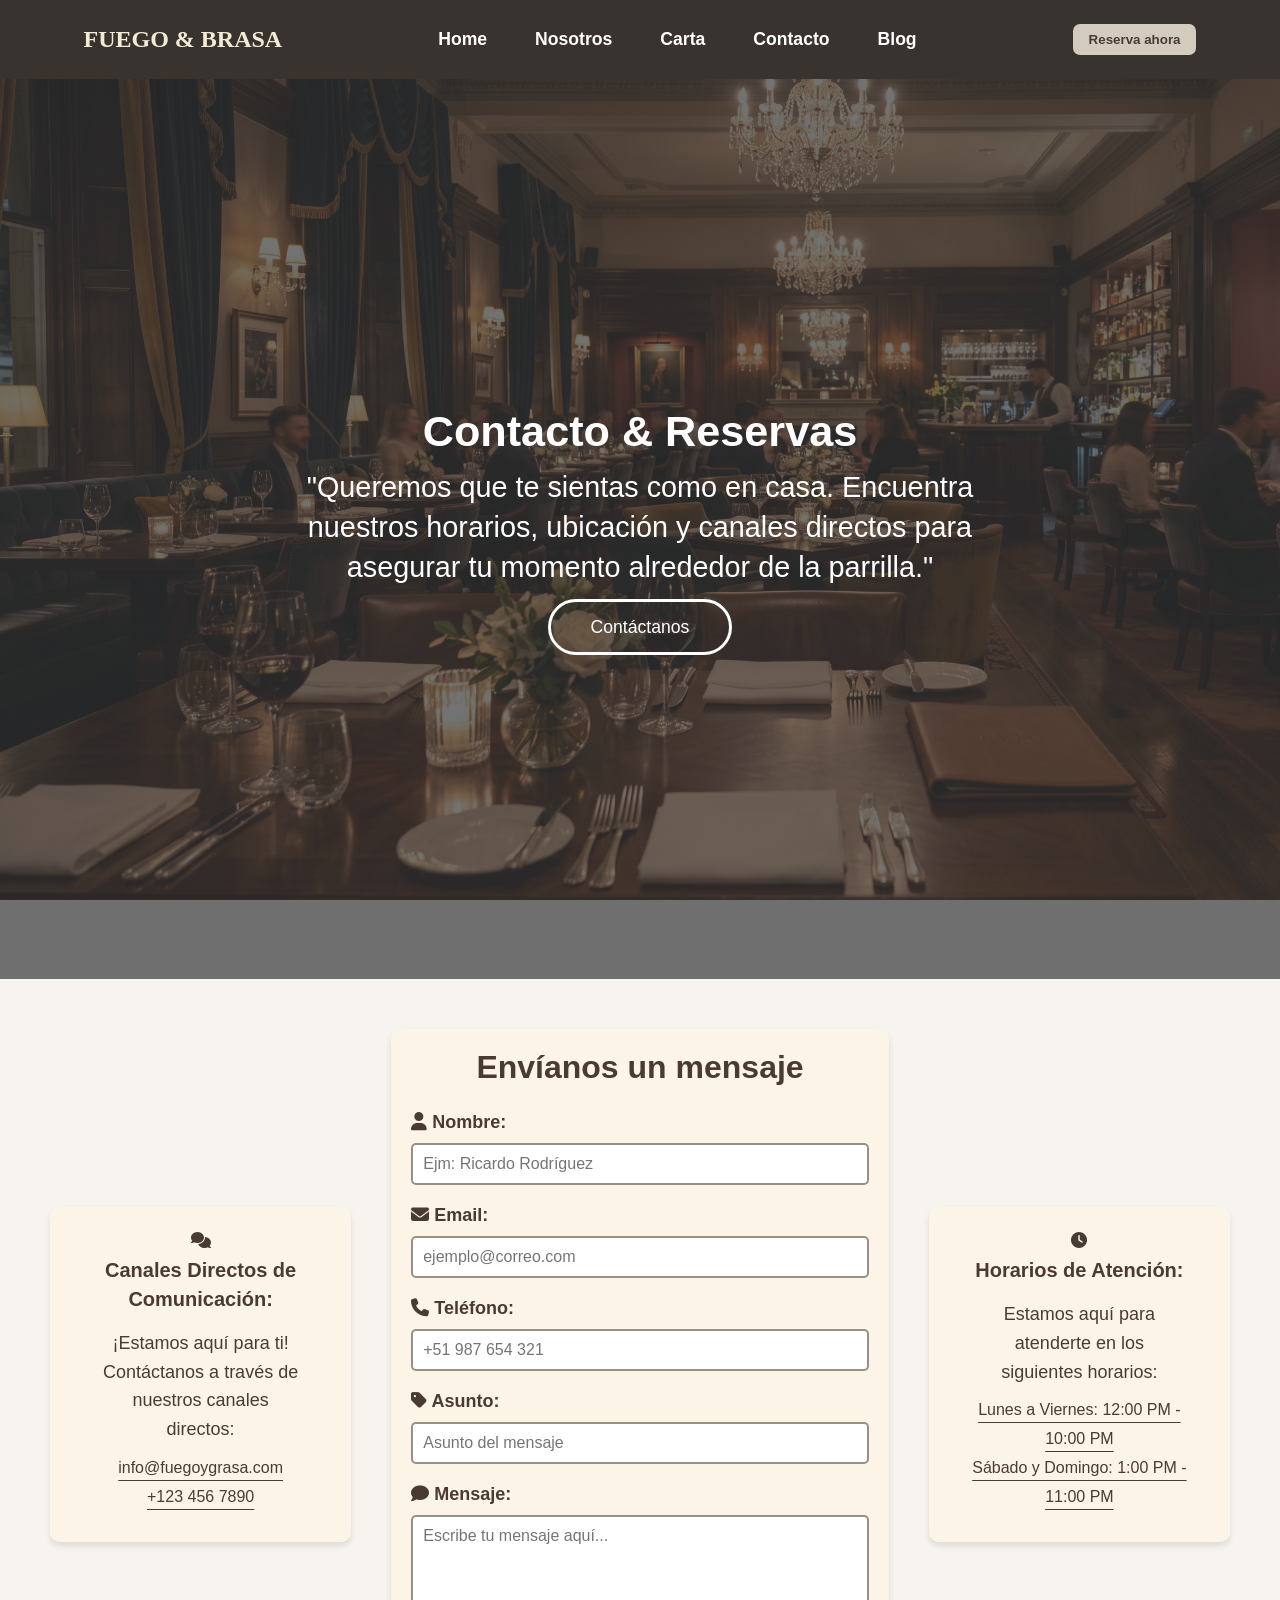
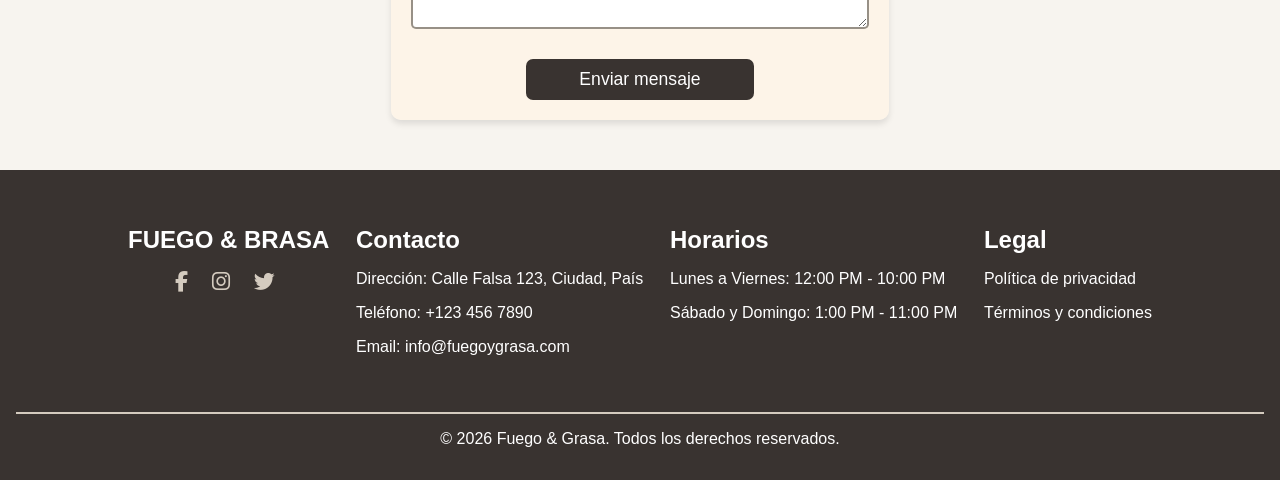
<file: contacto.html>
<!DOCTYPE html>
<html lang="en">
<head>
    <meta charset="UTF-8">
    <meta name="viewport" content="width=device-width, initial-scale=1.0">
    <link rel="stylesheet" href="styles/styles.css">
    <link rel="icon" href="assets/favicon.ico" type="image/x-icon">
    <link rel="stylesheet" href="https://cdnjs.cloudflare.com/ajax/libs/font-awesome/6.5.1/css/all.min.css">
    <title>Contacto - Fuego & Brasa</title>
</head>
<body>
    <header>
        <nav>
            <button class="menu-hamburguesa">
                <i class="fas fa-bars icono-abrir"></i>
                <i class="fas fa-times icono-cerrar"></i>
            </button>
            <h2 class="logo">FUEGO & BRASA</h2>
            <ul>
                <li><a href="index.html">Home</a></li>
                <li><a href="nosotros.html">Nosotros</a></li>
                <li><a href="carta.html">Carta</a></li>
                <li><a href="contacto.html">Contacto</a></li>
                <li><a href="blog.html">Blog</a></li>
            </ul>
            <button class="btn-reservar">Reserva ahora</button>
        </nav>
    </header>
    
    <main>
        <section id="contacto-presentacion">
            <div class="capa-oscura">
                <div class="contenido-capa">
                    <h2>Contacto & Reservas</h2>
                    <p>"Queremos que te sientas como en casa. Encuentra nuestros horarios, ubicación y canales directos para asegurar tu momento alrededor de la parrilla."</p>
                    <a class="btn-contacto" href="#formulario-contacto">Contáctanos</a>
                </div>
            </div>
        </section>

        <section id="apartado-formulario">
            <div class="tarjeta-complemento">
                <i class="fas fa-comments"></i>
                <h3>Canales Directos de Comunicación:</h3>
                <p>¡Estamos aquí para ti! Contáctanos a través de nuestros canales directos:</p>
                <ul class="contacto-lista">
                    <li>info@fuegoygrasa.com</li>
                    <li>+123 456 7890</li>
                </ul>
            </div>
            <form id="formulario-contacto">
                <h2>Envíanos un mensaje</h2>
                <label for="nombre"><i class="fas fa-user"></i> Nombre:</label>
                <input type="text" id="nombre" name="nombre" placeholder="Ejm: Ricardo Rodríguez" required>
                <label for="email"><i class="fas fa-envelope"></i> Email:</label>
                <input type="email" id="email" name="email" placeholder="ejemplo@correo.com" required>
                <label for="telefono"><i class="fas fa-phone"></i> Teléfono:</label>
                <input type="tel" id="telefono" name="telefono" placeholder="+51 987 654 321" required>
                <label for="asunto"><i class="fas fa-tag"></i> Asunto:</label>
                <input type="text" id="asunto" name="asunto" placeholder="Asunto del mensaje" required>
                <label for="mensaje"><i class="fas fa-comment"></i> Mensaje:</label>
                <textarea id="mensaje" name="mensaje" rows="5" placeholder="Escribe tu mensaje aquí..." required></textarea>
                <button type="submit">Enviar mensaje</button>
            </form>
        <div class="tarjeta-complemento">
            <i class="fas fa-clock"></i>
            <h3>Horarios de Atención:</h3>
            <p>Estamos aquí para atenderte en los siguientes horarios:</p>
            <ul class="horarios-lista">
                <li>Lunes a Viernes: 12:00 PM - 10:00 PM</li>
                <li>Sábado y Domingo: 1:00 PM - 11:00 PM</li>
            </ul>
        </div>
        </section>
        
    </main>

    <footer>
        <div class="footer-content">
            <div class="primer-contenido">
                <h2>FUEGO & BRASA</h2>
                <div class="redes-sociales">
                    <a href="https://www.facebook.com/fuegoygrasa" target="_blank">
                        <i  class ="fab fa-facebook-f"></i>
                        <span class="texto-oculto">Facebook</span>
                    </a>
                    <a href="https://www.instagram.com/fuegoygrasa" target="_blank">
                        <i class="fab fa-instagram"></i>
                        <span class="texto-oculto">Instagram</span>
                    </a>
                    <a href="https://www.twitter.com/fuegoygrasa" target="_blank">
                        <i class="fab fa-twitter"></i>
                        <span class="texto-oculto">Twitter</span>
                    </a>
                </div>
            </div>
            
            <div class="informacion-contenedor">
                <h2>Contacto</h2>
                <p>Dirección: Calle Falsa 123, Ciudad, País</p>
                <p>Teléfono: +123 456 7890</p>
                <p>Email: info@fuegoygrasa.com</p>
            </div>
            
            <div class="informacion-contenedor">
                <h2>Horarios</h2>
                <p>Lunes a Viernes: 12:00 PM - 10:00 PM</p>
                <p>Sábado y Domingo: 1:00 PM - 11:00 PM</p>
            </div>
            <div class="informacion-contenedor">
                <h2>Legal</h2>
                <p>Política de privacidad</p>
                <p>Términos y condiciones</p>
            </div>
        </div>
        <hr>
        <p class="copyright">&copy; 2026 Fuego & Grasa. Todos los derechos reservados.</p>
    </footer>
    <script src="js/script.js"></script>
</body>
</html>
</file>
<file: styles/styles.css>
* {
    margin: 0;
    padding: 0;
    box-sizing: border-box;
    font-family: 'Open Sans', sans-serif;
}

:root {
    --color-exito-fondo: #1e291b;
    --color-exito-borde: #4caf50;
    --color-error-fondo: #2c1616;
    --color-error-borde: #e53935;
    --color-advertencia-fondo: #2d2214;
    --color-advertencia-borde: #ffb300;
}

html {
    scroll-behavior: smooth;
}

body {
    background-color: #F7F4EF;
    color: #4A3B32;
}


nav {
    background-color: #393330;
    color: #fff;
    padding: 1.5rem;
    display: flex;
    align-items: center;
    gap: 3%;
    justify-content: space-around;
    width: 100%; /* Asegura que el nav ocupe todo el ancho de la página */
    margin: 0 auto;
}

nav .menu-hamburguesa{
    display: none;
    background: none;
    border: none;
    color: #fff;
    font-size: 1.5rem;
    cursor: pointer;
}

nav .logo {
    font-size: 1.5rem;
    font-weight: bold;
    color: #fff9e0ef;
    font-family: 'Spicy Rice', cursive;
}

nav ul {
    list-style: none;
    display: flex;
    gap: 3rem;
}


nav ul li a {
    color: #fff;
    text-decoration: none;
    font-weight: bold;
    font-size: 1.1rem;
}

nav ul li a:hover {
    text-decoration: underline;
    text-underline-offset: 7px; /*Especiado entre el subrayado y el enlace*/
}

nav .btn-reservar {
    background-color: #fff5e7c8;
    padding: 0.5rem 1rem;
    border: none;
    border-radius: 7px;
    color: #4A3B32;
    font-weight: bold;
    cursor: pointer;
    transform: translateX(0);
    transition: transform 0.3s ease;
}

nav .btn-reservar:hover {
    background-color: #fff5e7;
    transition: background-color 0.3s ease;
    transform: translateX(-5px);
    transition: transform 0.3s ease;
}

nav .btn-reservar:active {
    background-color: #fff5e7c8;
}

main #contenido-principal {
    /*border: 10px solid red;*/
    display: flex;
    flex-direction: row;
    padding: 2rem;
    gap: 3rem;
    margin: 1rem 0;
}

main #contenido-principal .contenido-texto {
    /*border: 10px solid blue;*/
    font-size: 1.2rem;
    text-align: justify;
    padding: 1.5rem;
}

main #contenido-principal .contenido-texto h2 {
    margin-bottom: 1.2rem;
    font-size: 2.5rem;
}

main #contenido-principal .contenido-texto p {
    line-height: 1.6rem;
    font-size: 1.3rem;
}

main #contenido-principal .contenido-texto .btn-verCarta {
    margin-top: 1.5rem;
    background-color: #393330;
    color: #fff;
    padding: 0.7rem 1.5rem;
    border: none;
    border-radius: 7px;
    font-weight: bold;
    font-size: 0.9rem;
    cursor: pointer;
    transform: translateX(0);
    transition: transform 0.3s ease; /* Agrega una transición suave para el movimiento */
}

main #contenido-principal .contenido-texto .btn-verCarta:hover {
    transition: background-color 0.3s ease;
    background-color: #4A3B32;
    transform: translateX(5px);
    transition: transform 0.3s ease; 
}

.hero-image {
    width: 100%;
    height: auto;
    object-fit: cover; /* Asegura que la imagen mantenga su proporción y cubra el área asignada */
    border-radius: 10px;
    box-shadow: 0 8px 8px rgba(0, 0, 0, 0.1);
}


main #contenido-destacado {
    /*border: 10px solid rgb(0, 255, 247);*/
    padding: 1.5rem;
    text-align: center;
    line-height: 1.8rem;
    font-size: 1.2rem;
    display: flex;
    flex-direction: column;
    justify-content: center;
    align-items: center;
    margin: 1rem 0;
}

main #contenido-destacado .contenido-texto {
    /*border: 10px solid rgb(43, 129, 205);*/
    padding: 1rem;
    width: 70%;
}

main #contenido-destacado .contenido-texto h2 {
    margin-bottom: 1.2rem;
    font-size: 2.5rem;
}

main #contenido-destacado .contenido-texto p {
    line-height: 2rem;
    font-size: 1.2rem;
}

main #contenido-destacado .caracteristicas {
    /*border: 10px solid purple;*/
    display: flex;
    gap: 1.5rem;
    margin-top: 0.5rem;
    padding: 1rem;
}

main #contenido-destacado .caracteristicas .caracteristica {
    border: none;
    border-radius: 10px;
    box-shadow: 0 4px 6px rgba(0, 0, 0, 0.2);
    background-color: #fff5e7c8;
    padding: 1.8rem;
    flex: 1; /* Permite que cada característica ocupe el mismo espacio disponible */
    transition: transform 0.3s ease; 
}

main #contenido-destacado .caracteristicas .caracteristica:hover {
    transform: translateY(-5px);
    transition: transform 0.3s ease;
    box-shadow: 0 8px 12px rgba(0, 0, 0, 0.2); /* Agrega una sombra más pronunciada al hacer hover */
}

main #contenido-destacado .caracteristicas .caracteristica-imagen {
    margin: 10px 0;
    border: none;
    width: 100%;
    border-radius: 10px;
    box-shadow: 0 4px 6px rgba(0, 0, 0, 0.1);
    object-fit: cover; /* Asegura que la imagen mantenga su proporción y cubra el área asignada */
}

main #contenedor-testimonios {
    /*border: 10px solid rgb(255, 0, 0);*/
    display: grid;
    grid-template-columns: repeat(2, 1fr);
    gap: 2rem;
    padding: 2rem;
    margin: 1rem 0;
}

main #contenedor-testimonios .contenido-texto {
    /*border: 10px solid rgb(0, 255, 0);*/
    padding: 1.5rem;
    text-align: center;
    line-height: 1.8rem;
    font-size: 1.2rem;
    margin: auto;
}

main #contenedor-testimonios .contenido-texto h2 {
    margin-bottom: 1.2rem;
    font-size: 2.5rem;
    line-height: 2.5rem;
}

main #contenedor-testimonios .contenido-texto .calificacion {
    display: flex;
    flex-direction: column;
    justify-content: center;
    gap: 0.5rem;
    margin: 1rem 0;
}

main #contenedor-testimonios .contenido-texto .btn-verResenas{
    margin-top: 1.5rem;
    background-color: #393330;
    color: #fff;
    padding: 0.7rem 1.5rem;
    border: none;
    border-radius: 7px;
    font-weight: bold;
    font-size: 0.9rem;
    cursor: pointer;
    transform: translateY(0);
    transition: transform 0.3s ease; /* Agrega una transición suave para el movimiento */
}

main #contenedor-testimonios .contenido-texto .btn-verResenas:hover {
    transition: background-color 0.3s ease;
    background-color: #4A3B32;
    transform: translateY(-5px);
    transition: transform 0.3s ease; 
}

main #contenedor-testimonios .testimonios {
    /*border: 10px solid rgb(224, 57, 227);*/
    display: grid;
    /* Define columnas que se adaptan solas con un tamaño mínimo y máximo ↔️ */
    grid-template-columns: repeat(auto-fit, minmax(250px, 1fr)); 
    gap: 20px;
    width: 100%;
    justify-content: center;
    padding: 1.5rem;
}

main #contenedor-testimonios .testimonio {
    display: grid;
    grid-template-columns: repeat(1, 1fr);
    text-align: justify;
    gap: 1rem;
    border: none;
    background-color: #fff5e7c8;
    padding: 1.5rem;
    border-radius: 10px;
    box-shadow: 0 4px 6px rgba(0, 0, 0, 0.1);
    width: 100%; /* Asegura que cada testimonio ocupe todo el ancho disponible dentro de su contenedor */
    justify-items: center; /* Centra el contenido dentro de cada testimonio */
    overflow: hidden;
}

main #contenedor-testimonios .testimonio .nombre-persona {
    font-weight: bold;
    font-size: 1.1rem;
}

main #contenedor-testimonios .testimonio p {
    font-size: 1rem;
    line-height: 1.5rem;
    text-align: center;
    margin: auto;
}

main #contenedor-testimonios .testimonio .testimonio-imagen {
    width: 200px;
    height: 200px;
    border-radius: 50%;
    object-fit: cover;
    box-shadow: 0 4px 6px rgba(0, 0, 0, 0.1);
}

main #ubicacion {
    display: grid;
    grid-template-columns: repeat(2, 1fr);
    /*border: 10px solid rgb(255, 0, 255);*/
    padding: 1.5rem;
    text-align: center;
    line-height: 1.8rem;
    font-size: 1.2rem;
    margin: 1rem 0;
}

main #ubicacion .contenido-texto {
    /*border: 10px solid rgb(0, 255, 255);*/
    padding: 1.5rem;
    text-align: center;
    line-height: 1.8rem;
    font-size: 1.2rem;
    text-align: justify;
}

main #ubicacion .contenido-texto h2 {
    margin-bottom: 1.2rem;
    font-size: 2.5rem;
    display: flex;
    flex-direction: row;
    gap : 1.5rem;
    align-items: center;
    /*border: 10px solid rgb(255, 255, 0);*/
    padding: 1rem;
}

main #ubicacion .contenido-texto p{
    /*border: #393330 10px solid;*/
    padding: 1rem;
}

main .separacion{
    border:none;
    border-top: 2px solid #bdae99;
    margin: 0 2rem;
}

.modal-oscuro {
    width: 100%;
    top: 0;
    left: 0;
    position: fixed;
    height: 100vh;
    background-color: rgba(0, 0, 0, 0.6);
    justify-content: center;
    align-items: center;
    display: none;
}

.modal-oscuro .modal{
    background-color: #bdae99;
    padding: 20px;
    border-radius: 10px;
    /*border: 10px solid red;*/
    width: 35%;
    box-shadow: 0 10px 25px rgba(0, 0, 0, 0.5);
    animation: aparecer 0.5s ease;
}


.modal-oscuro .modal input{
    padding: 5px;
    border-radius: 5px;
    border: none;
    font-size: 16px;
    width: 100%;
}


.modal-oscuro .modal #modal-formulario-reserva #btn-cerrar-modal-reserva {
    text-align: right;
    cursor: pointer;
    font-size: 24px;
    transition: all 0.2s ease;
}

#btn-cerrar-modal-reserva:hover {
    color: #d9534f; /* Cambia a un rojo de advertencia suave */
    transition: all 0.2s ease; /* Hace que el cambio sea suave */
}


.modal-oscuro .modal #modal-formulario-reserva {
    /*border: 10px solid aqua;*/
    display: flex;
    flex-direction: column;
    gap: 15px;
}

.modal-oscuro .modal  #modal-formulario-reserva .campo {
    /*border: 10px solid green;*/
    padding: 10px;
    display: flex;
    flex-direction: column;
    gap: 5px;
}

.modal-oscuro .modal  #modal-formulario-reserva .campo label{
    font-weight: bold;
}

.modal-oscuro .modal  #modal-formulario-reserva .campo-botones {
    /*border: 10px solid rebeccapurple;*/
    display: flex;
    flex-direction: row;
    justify-content: center;
}

.modal-oscuro .modal .campo-botones button{
    padding: 10px 20px;
    border: none;
    border-radius: 8px;
    background-color: #fff5e7;
    font-family: Arial, Helvetica, sans-serif;
    font-size: 14px;
    margin-bottom: 10px;
    transition: 0.3s ease;
}

.modal-oscuro .modal .campo-botones button:hover {
    background-color: #ece9e4;
    transition: 0.3s ease;
    cursor: pointer;
}

.modal-oscuro .modal h2{
    text-align: center;
}

@keyframes aparecer {
    from { transform: translateY(-50px); opacity: 0; }
    to { transform: translateY(0); opacity: 1; }
}

footer {
    background-color: #393330;
    color: #fff;
    text-align: center;
    padding: 1rem;
}

footer .footer-content {
    display: flex;
    flex-direction: row;
    gap: 1rem;
    justify-content: space-between;
    align-items: flex-start;
    padding: 2.5rem 7rem;
}

footer .primer-contenido {
    display: flex;
    gap: 1rem;
    flex-direction: column;
    align-items: center;
}


footer .redes-sociales {
    display: flex;
    gap: 1rem;
    flex-direction: row;
}

footer .redes-sociales a {
    color: #fff5e7c8;
    text-decoration: none;
    font-size: 1.3rem;
}
footer .redes-sociales a i {
    margin-right: 0.5rem;
    transition: color 0.3s ease;
}

footer .redes-sociales i:hover {
    color: #fff5e7;
    transition: color 0.3s ease;
}

footer .texto-oculto{
    display: none; /*Oculta el texto, pero sigue siendo accesible para lectores de pantalla*/
}

footer .informacion-contenedor {
    display: flex;
    flex-direction: column;
    gap: 1rem;
    align-items: flex-start;
}

footer hr {
    margin: 1rem 0;
    border: none;
    border-top: 2px solid #fff5e7c8;
}

footer .copyright {
    font-size: 1rem;
    color: #ffffff;
    padding-bottom: 1rem;
}


main #presentacion-contenido{
    background-image: url("/assets/img/ImgFondoNosotros.jpeg");
    background-size: cover;
    background-position: center;
    height: 100vh;
    overflow: hidden;
    justify-content: center;
}

main #presentacion-contenido .capa-oscura{
    background: rgba(55, 56, 57, 0.7);
    height: 100vh;   
    /*border: 10px solid crimson;*/
    display: flex;
    flex-direction: column;
    justify-content: center;
}

main #presentacion-contenido .capa-oscura .contenido-capa{
    /*border: 10px solid rgb(47, 220, 20);*/
    text-align: center;
    color: #fff;
    line-height: 1.8rem;
    font-size: 1.8rem;
    padding: 30px;
}

main #presentacion-contenido .capa-oscura .contenido-capa h2{
    /*border: 10px solid rgb(38, 130, 23);*/
    margin-bottom: 1rem;
    padding: 10px;
    line-height: 3rem;
}

main #presentacion-contenido .capa-oscura .contenido-capa .btn-reserva{
    border: 3px solid white;
    border-radius: 40px;
    margin-top: 20px;
    margin-bottom: 1rem;
    padding: 15px 40px;
    font-size: 1.1rem;
    background: none;
    color: #fff;
    cursor: pointer;
}

main #presentacion-contenido .capa-oscura .contenido-capa .btn-reserva:hover{
    text-decoration: underline;
    text-underline-offset: 7px;
    transition: 0.3 ease;
}

main #historia .contenido{
    /*border: 10px solid rgb(79, 110, 168);*/
    display: flex;
    gap: 10px;
}

main #historia .contenido .contenido-texto{
    /*border: 10px solid rgb(46, 64, 97);*/
    padding: 40px;
    margin-bottom: 10px;
    text-align: justify;
    font-size: 1.2rem;
    line-height: 1.8rem;
}
main #historia .contenido .contenido-texto h2{
    /*border: 10px solid rgb(39, 217, 190);*/
    padding: 15px;
    margin-bottom: 10px;
    text-align: justify;
}

main #historia .contenido .contenido-texto p{
    /*border: 10px solid rgb(39, 217, 190);*/
    padding: 15px;
    margin-bottom: 10px;
    text-align: justify;
}

main #historia .contenido .imagen-historia{
    width: 50%;
    height: auto;
    object-fit: cover;
    border-radius: 5px;
}

main #objetivo-restaurante {
    /*border: 10px solid salmon;*/
    background-image: url("/assets/img/ImgObjetivos.jpeg");
    height: 120vh;
    background-size: cover;
    background-attachment: fixed;
    color: #f4f4f4;
}

main #objetivo-restaurante .capa-oscura{
    background: rgba(55, 56, 57, 0.7);
    height: 120vh;
    /*border: 10px solid rgb(130, 61, 54);*/
    justify-content: center;
    align-content: center;
}

main #objetivo-restaurante .capa-oscura h2{
    /*border: 10px solid forestgreen;*/
    text-align: center;
    align-content: center;
    font-size: 2rem;
    margin-bottom: 9rem;
}

main #objetivo-restaurante .contenido {
    /*border: 10px solid rgb(72, 53, 194);*/
    padding: 10px;
    margin: auto;
}

main #objetivo-restaurante .contenido p{
    /*border: 10px solid rgb(53, 194, 163);*/
    padding: 20px;
    line-height: 2rem;
}

main #objetivo-restaurante .contenido-grupo {
    /*border: 10px solid rgb(4, 242, 56);*/
    display: grid;
    grid-template-columns: repeat(3,1fr);
    text-align: center;
    font-size: 1.4rem;
    gap: 20x;
}

main #objetivo-restaurante .contenido:not(:last-child) {
    border-right: 2px solid rgba(255, 255, 255, 0.941); /* Línea blanca semi-transparente */
}

main #equipo-restaurante {
    /*border: 10px solid fuchsia;*/
    display: grid;
    grid-template-columns: repeat(1, 1fr);
    gap: 10px;
    margin-bottom: 20px;
}

main #equipo-restaurante hr {
    margin: 1rem 12rem;
    border: none;
    border-top: 2px solid #7b7265c8;
}

main #equipo-restaurante .contenido-texto {
    /*border: 10px solid rgb(25, 21, 137);*/
    margin: auto;
    padding: 20px;
    text-align: center;
    width: 70%;
}

main #equipo-restaurante .contenido-texto h2{
    /*border: 10px solid rebeccapurple;*/
    font-size: 2rem;
    margin-bottom: 1rem;
    padding: 15px;
}
main #equipo-restaurante .contenido-texto h2 i{
    margin-right: 15px;
}

main #equipo-restaurante .contenido-texto p{
    /*border: 10px solid rgb(112, 153, 51);*/
    font-size: 1.4rem;
    padding: 15px;
    line-height: 2rem;
}

main #equipo-restaurante .presentacion-equipo {
    /*border: 10px solid rgb(255, 0, 30);*/
    display: flex;
    flex-direction: row;
    flex-wrap: wrap;
    justify-content: center;
    gap: 20px;
    padding: 10px;
}

main #equipo-restaurante .presentacion-equipo .personal{
    width: 30%; /* Asegura que cada testimonio ocupe todo el ancho disponible dentro de su contenedor */
    padding: 20px; 
    text-align: center;
    gap: 1rem;
    border: none;
    background-color: #fff5e7c8;
    border-radius: 10px;
    box-shadow: 0 4px 6px rgba(0, 0, 0, 0.1);
    justify-items: center; /* Centra el contenido dentro de cada testimonio */
    overflow: hidden;
    transform: translateY(0);
    transition: transform 0.3s ease;
}

main #equipo-restaurante .presentacion-equipo .personal:hover{
    transform: translateY(-5px);
    transition: all 0.3s ease;
    box-shadow: 0 7px 10px rgba(0, 0, 0, 0.2);
}


main #equipo-restaurante .presentacion-equipo .personal .personal-imagen{
    width: 200px;
    height: 200px;
    border-radius: 50%;
    object-fit: cover;
    box-shadow: 0 4px 6px rgba(0, 0, 0, 0.1);
    margin-bottom: 20px;
}

main #equipo-restaurante .presentacion-equipo .personal ul{
    font-size: 1.1rem;
    line-height: 1.5rem;
    list-style: none;
}

main #equipo-restaurante .presentacion-equipo .personal ul li{
    padding: 5px 0;
}

main #mapa-restaurante {
    height: 80vh;
}

main #mapa-restaurante .mapa iframe{
    height: 80vh;
}


/*ESTILOS DE LA CARTA.HTML*/
main #carta-contenido {
    /*border: 10px solid blue;*/
    background-image: url("/assets/img/ImgFondoCarta.jpeg");
    background-size: cover;
    background-attachment: fixed;
    height: 100vh;
    color: #fff;
    text-align: center;
}

main #carta-contenido .capa-oscura{
    /*border: 10px solid rgb(0, 255, 221);*/
    height: 100vh;
    background: rgba(55, 56, 57, 0.7);
    display: flex;
    flex-direction: column;
    justify-content: center;
    align-items: center;
}

main #carta-contenido .capa-oscura .contenido{
    /*border: 10px solid rebeccapurple;*/
    padding: 30px;
    width: 60%;
    font-size: 1.8rem;
}

main #carta-contenido .capa-oscura .contenido h2{
    margin-bottom: 1rem;
}

main #carta-contenido .capa-oscura .contenido p {
    line-height: 2.5rem;
    margin-bottom: 1rem;
}

main #carta-contenido .capa-oscura .contenido #btn-verCarta{
    border: 3px solid white;
    border-radius: 40px;
    margin-top: 20px;
    margin-bottom: 1rem;
    padding: 15px 40px;
    font-size: 1.1rem;
    background: none;
    color: #fff;
    cursor: pointer;
    text-decoration: none;
}

main #carta-contenido .capa-oscura .contenido #btn-verCarta:hover{
    text-decoration: underline;
    text-underline-offset: 7px;
    transition: 0.3 ease;
}

main #entradas-carta {
    /*border: 10px solid forestgreen;*/
    display: flex;
    flex-direction: column;
    flex-wrap: wrap;
    justify-content: center;
}

main #entradas-carta .presentacion{
    /*border: 10px solid aqua;*/
    text-align: center;
    padding: 30px;
    font-size: 1.5rem;
    line-height: 2.5rem;
}

main #entradas-carta .platos-grid-layout{
    /*border: 10px solid rgb(6, 240, 29);*/
    display: flex;
    flex-wrap: wrap;
    overflow: hidden;
    gap: 20px;
    justify-content: center;
}

main #entradas-carta .platos-grid-layout .plato-tarjeta{
    border: none;
    background-size: cover;
    background-position: center;
    height: 40vh;
    width: calc(33.33% - 20px);
    color: white;
    position: relative;
    overflow: hidden;
    border-radius: 10px;
    box-shadow: 0 4px 6px rgba(0, 0, 0, 0.1);
    margin: 20px 0px;
}

main #entradas-carta .platos-grid-layout .plato-tarjeta .contenido-capa{
    border: none;
    background: rgba(55, 56, 57, 0.85); /* Color gris oscuro con opacidad */
    position: absolute;
    top: 0;
    left: 0;
    width: 100%;
    height: 100%;
    display: flex;
    flex-direction: column;
    justify-content: center;
    align-items: center;
    text-align: center;
    font-size: 20px;
    line-height: 1.8rem;
    padding: 20px;
    box-sizing: border-box;
    color: white;
    opacity: 0; 
    transition: opacity 0.4s ease;
}

main #entradas-carta .platos-grid-layout .plato-tarjeta .contenido-capa:hover{
    opacity: 1;
}

.separacion-carta{
    border: none;
    border-top: 3px solid rgb(169, 143, 104);
    margin: 10px 5rem;

}

.entrada-1 {
    background-image: url("/assets/img/ImgPlatoEntrada1.jpeg"); 
}
.entrada-2 {
    background-image: url("/assets/img/ImgPlatoEntrada2.jpeg"); 
}
.entrada-3 {
    background-image: url("/assets/img/ImgPlatoEntrada3.jpeg"); 
}
.entrada-4 {
    background-image: url("/assets/img/ImgPlatoEntrada4.jpeg"); 
} 
.entrada-5 {
    background-image: url("/assets/img/ImgPlatoEntrada5.jpeg"); 
}


/*CORTES*/
.corte-1 {
    background-image: url("/assets/img/ImgPlatoCorte1.jpeg"); 
}
.corte-2 {
    background-image: url("/assets/img/ImgPlatoCorte2.jpeg");
}
.corte-3 {
    background-image: url("/assets/img/ImgPlatoCorte3.jpeg"); 
}
.corte-4 {
    background-image: url("/assets/img/ImgPlatoCorte4.jpeg"); 
}
.corte-5 {
    background-image: url("/assets/img/ImgPlatoCorte5.jpeg"); 
}
.corte-6 {
    background-image: url("/assets/img/ImgPlatoCorte6.jpeg"); 
}
.corte-7 {
    background-image: url("/assets/img/ImgPlatoCorte7.jpeg"); 
}
.corte-8 {
    background-image: url("/assets/img/ImgPlatoCorte8.jpeg"); 
}


/*GUARNICIONES*/
.guarnicion-1 {
    background-image: url("/assets/img/ImgPlatoGuarnicion1.jpeg"); 
}
.guarnicion-2 {
    background-image: url("/assets/img/ImgPlatoGuarnicion2.jpeg");
}
.guarnicion-3 {
    background-image: url("/assets/img/ImgPlatoGuarnicion3.jpeg"); 
}
.guarnicion-4 {
    background-image: url("/assets/img/ImgPlatoGuarnicion4.jpeg"); 
}
.guarnicion-5 {
    background-image: url("/assets/img/ImgPlatoGuarnicion5.jpeg"); 
}
.guarnicion-6 {
    background-image: url("/assets/img/ImgPlatoGuarnicion6.jpeg"); 
} 


/*POSTRES*/
.postre-1 {
    background-image: url("/assets/img/ImgPlatoPostre1.jpeg"); 
}
.postre-2 {
    background-image: url("/assets/img/ImgPlatoPostre2.jpeg");
}
.postre-3 {
    background-image: url("/assets/img/ImgPlatoPostre3.jpeg"); 
}
.postre-4 {
    background-image: url("/assets/img/ImgPlatoPostre4.jpeg"); 
}
.postre-5 {
    background-image: url("/assets/img/ImgPlatoPostre5.jpeg");  
}


/*BEBIDAS*/
.bebida-1 {
    background-image: url("/assets/img/ImgBebida1.jpeg"); 
}
.bebida-2 {
    background-image: url("/assets/img/ImgBebida2.jpeg");
}
.bebida-3 {
    background-image: url("/assets/img/ImgBebida3.jpeg"); 
}
.bebida-4 {
    background-image: url("/assets/img/ImgBebida4.jpeg"); 
}
.bebida-5 {
    background-image: url("/assets/img/ImgBebida5.jpeg");  
}



/*ESTILOS DE CONTACTO.HTML*/
main #contacto-presentacion {
    /*border: 10px solid blue;*/
    background-image: url("/assets/img/ImgFondoContacto.jpeg");
    background-size: cover;
    background-attachment: fixed;
    height: 100vh;
    color: #fff;
    text-align: center;
}

main #contacto-presentacion .capa-oscura{
   /* border: 10px solid rgb(0, 255, 221);*/
    height: 100vh;
    background: rgba(55, 56, 57, 0.7);
    display: flex;
    flex-direction: column;
    justify-content: center;
    align-items: center;
}

main #contacto-presentacion .capa-oscura .contenido-capa{
    /*border: 10px solid rebeccapurple;*/
    padding: 30px;
    width: 60%;
    font-size: 1.8rem;
    line-height: 2.5rem;
}

main #contacto-presentacion .capa-oscura .contenido-capa h2{
    margin-bottom: 1rem;
}

main #contacto-presentacion .capa-oscura .contenido-capa p{
    margin-bottom: 1rem;
}


main #contacto-presentacion .capa-oscura .contenido-capa .btn-contacto{
    border: 3px solid white;
    border-radius: 40px;
    margin-top:20px;
    margin-bottom: 1rem;
    padding: 15px 40px;
    font-size: 1.1rem;
    background: none;
    color: #fff;
    cursor: pointer;
    transition: all 0.3s ease;
    text-decoration: none;
}

main #contacto-presentacion .capa-oscura .contenido-capa .btn-contacto:hover{
    text-decoration: underline;
    text-underline-offset: 7px;
    transition: 0.3s ease;
}

main #apartado-formulario{
    /*border: 10px solid #ce4b09;*/
    display: flex;
    flex-direction: row;
    justify-content: space-between;
    gap: 40px;
    padding: 50px;
}

main #apartado-formulario .tarjeta-complemento{
    border: none;
    width: 30%;
    align-content: center;
    text-align: center;
    line-height: 1.8rem;
    background-color: #fff5e7c8;
    border-radius: 10px;
    box-shadow: 0 4px 6px rgba(0, 0, 0, 0.1);
    margin: auto;
    padding: 20px;
}

main #apartado-formulario .tarjeta-complemento h3{
    margin-bottom: 15px;
    font-size: 20px;
}

main #apartado-formulario .tarjeta-complemento p{
    /*border: 10px solid royalblue;*/
    padding: 0 30px;
    font-size: 18px;
}

main #apartado-formulario .tarjeta-complemento .contacto-lista, .horarios-lista{
    list-style: none;
    text-decoration: underline;
    text-underline-offset: 7px;
    margin: 10px;
    /*border: 10px solid red;*/
}

main #apartado-formulario #formulario-contacto{
    /*border: 10px solid rgb(37, 236, 140);*/
    display: flex;
    flex-direction: column;
    justify-content: space-between;
    gap: 10px;
    padding: 20px;
    background-color: #fff5e7c8;
    border-radius: 10px;
    box-shadow: 0 4px 6px rgba(0, 0, 0, 0.1);
    width: 50%;
    margin: auto;
}


main #apartado-formulario #formulario-contacto h2{
    font-size: 2rem;
    margin-bottom: 1rem;
    text-align: center;
}

main #apartado-formulario #formulario-contacto label{
    font-size: 18px;
    font-weight: bold;
}

main #apartado-formulario #formulario-contacto input, main #apartado-formulario #formulario-contacto textarea{
    border: 2px solid #7b7265c8;
    border-radius: 5px;
    padding: 10px;
    font-size:16px;
    margin-bottom: 10px;
}

main #apartado-formulario #formulario-contacto button[type="submit"]{
    background-color:#393330;
    color: #fff;
    border:none;
    border-radius: 7px;
    padding: 10px;
    font-size: 1.1rem;
    cursor: pointer;
    transition: all 0.3s ease;
    margin-top: 10px;
    width: 50%;
    align-self: center;
}

main #apartado-formulario #formulario-contacto button[type="submit"]:hover{
    background-color: #4A3B32;
    transition: all 0.3s ease; 
}




/*ESTILOS BLOG.HTML*/
main #blog-presentacion {
    /*border: 10px solid blue;*/
    background-image: url("/assets/img/ImgBlogPresentacion.jpeg");
    background-size: cover;
    background-attachment: fixed;
    height: 100vh;
    color: #fff;
    text-align: center;
}

main #blog-presentacion .capa-oscura{
   /* border: 10px solid rgb(0, 255, 221);*/
    height: 100vh;
    background: rgba(55, 56, 57, 0.7);
    display: flex;
    flex-direction: column;
    justify-content: center;
    align-items: center;
}

main #blog-presentacion .capa-oscura .contenido-capa{
    /*border: 10px solid rebeccapurple;*/
    padding: 30px;
    width: 60%;
    font-size: 1.8rem;
    line-height: 2.5rem;
}

main #blog-presentacion .capa-oscura .contenido-capa h2{
    margin-bottom: 1rem;
}

main #blog-presentacion .capa-oscura .contenido-capa p{
    margin-bottom: 1rem;
}

main #blog-presentacion .capa-oscura .contenido-capa .btn-blog{
    border: 3px solid white;
    border-radius: 40px;
    margin-top:20px;
    margin-bottom: 1rem;
    padding: 15px 40px;
    font-size: 1.1rem;
    background: none;
    color: #fff;
    cursor: pointer;
    transition: all 0.3s ease;
    text-decoration: none;
}

main #blog-presentacion .capa-oscura .contenido-capa .btn-blog:hover{
    text-decoration: underline;
    text-underline-offset: 7px;
    transition: 0.3s ease;
}

main #blog-contenido{
    /*border: 10px solid darkblue;*/
    gap: 20px;
    justify-content: center;
    padding: 20px;
}

main #blog-contenido .tarjeta-presentacion{
    /*border: 10px solid fuchsia;*/
    text-align: center;
    padding: 20px;
    font-size: 1.5rem;
    line-height: 2.5rem;
}

main #blog-contenido .tarjetas-blog{
    /*border: 10px solid turquoise;*/
    display: flex;
    flex-direction: row;
    justify-content: center;
    gap: 20px;
    font-size: 1.2rem;
    text-align: justify;
}

main #blog-contenido .tarjetas-blog .tarjeta-blog{
    /*border: 10px solid red;*/
    background-color: #fff5e7c8;
    border-radius: 10px;
    box-shadow: 0 4px 6px rgba(0, 0, 0, 0.1);
    padding: 20px;
    width: 30%;
    display: flex;
    flex-direction: column;
}

main #blog-contenido .tarjetas-blog .tarjeta-blog .img-blog{
    width: 100%;
    height: 200px;
    object-fit: cover;
    border-radius: 10px;
    margin-bottom: 15px;
}

main #blog-contenido .tarjetas-blog .tarjeta-blog h3{
    margin-bottom: 10px;
}

main #blog-contenido .tarjetas-blog .tarjeta-blog p{
    line-height: 1.8rem;
    flex-grow: 1; /*Permite que el parrafo ocupe el espacio disponible dentro de la tarjeta, empujando el boton hacia abajo*/
}

main #blog-contenido .tarjetas-blog .tarjeta-blog .btn-leer-mas{
    margin:auto;
    background-color: #393330;
    color: #fff;
    padding: 0.7rem 1.5rem;
    border: none;
    border-radius: 7px;
    font-weight: bold;
    font-size: 0.9rem;
    cursor: pointer;
    transform: translateY(0);
    transition: transform 0.3s ease;
}

main #blog-contenido .tarjetas-blog .tarjeta-blog .btn-leer-mas:hover{
    background-color: #4A3B32;
    transform: translateY(-5px);
    transition: transform 0.3s ease;
}

main #blog-suscripcion{
    /*border: 10px solid hotpink;*/
    display: flex;
    flex-direction: column;
    align-items: center;
    padding: 20px;
}

main #blog-suscripcion .tarjeta-suscripcion{
    background-color: #fff5e7c8;
    border-radius: 10px;
    box-shadow: 0 4px 6px rgba(0, 0, 0, 0.1);
    padding: 20px;
    width: 60%;
    text-align: center;
}

main #blog-suscripcion .tarjeta-suscripcion h2 {
    margin-bottom: 15px;
}

main #blog-suscripcion .tarjeta-suscripcion p{
    line-height: 1.8rem;
    margin-bottom: 20px;
    font-size: 1.2rem;
}

main #blog-suscripcion .tarjeta-suscripcion form{
    display: flex;
    justify-content: center;
    gap: 20px;
    width: 100%;
    flex-wrap: wrap;
}

main #blog-suscripcion .tarjeta-suscripcion form input[type="email"], [type="text"]{
    padding: 10px;
    border: 2px solid #7b7265c8;
    border-radius: 5px;
    font-size: 16px;
    max-width: 100%; /* Evita que el input sea más grande que la pantalla */
}

main #blog-suscripcion .tarjeta-suscripcion form .btn-suscripcion{
    background-color: #393330;
    color: #fff;
    border: none;
    border-radius: 7px;
    padding: 10px 20px;
    font-size: 1.1rem;
    font-weight: bold;
    cursor: pointer;
    transform: translateY(0);
    transition: transform 0.3s ease;
}

main #blog-suscripcion .tarjeta-suscripcion form .btn-suscripcion:hover{
    background-color: #4A3B32;
    transform: translateY(-5px);
    transition: transform 0.3s ease;
}




/*DISEÑO DE LOS TOASTS*/
@keyframes deslizarEntrada {
    0% {
        transform: translateX(120%);
    } 100% {
        transform: translateX(0);
    }
}

@keyframes deslizarSalida {
    0% {
        transform: translateX(0);
    } 100% {
        transform: translateX(120%);
    }
}

#contenedor-toast{
    /*border: 10px solid red;*/
    position: fixed;
    top: 10%;
    right: 0px;
    padding: 15px;
    border-radius: 15px;
    /*box-shadow: 0 4px 12px rgba(0, 0, 0, 0.15);*/
}

#contenedor-toast .toast {
    display: flex;
    align-items: center;
    padding: 15px 20px;
    margin-bottom: 10px;
    border-radius: 4px;
    color: #ffffff;
    box-shadow: 0 4px 12px rgba(0, 0, 0, 0.15);
    min-width: 250px;
    animation: deslizarEntrada 0.5s ease-in;
}

#contenedor-toast .toast.toast-error{
    background-color: var(--color-error-fondo);
    border-left: 5px solid var(--color-error-borde);
}

#contenedor-toast .toast.toast-exito{
    background-color: var(--color-exito-fondo);
    border-left: 5px solid var(--color-exito-borde);
}

#contenedor-toast .toast.toast-advertencia{
    background-color: var(--color-advertencia-fondo);
    border-left: 5px solid var(--color-advertencia-borde);
}

#contenedor-toast .toast.toast-salida {
    animation: deslizarSalida 0.5s ease-in;
    animation-fill-mode: forwards; /*congela el elemento en su último fotograma cuando la animación termina.*/
}


/*DISEÑO RESPONSIVO DE LOS TOASTS*/
@media (max-width: 768px){
    #contenedor-toast {
        right: 0;
        width: 80%;
        padding: 0 20px;
    }
}


/*DISEÑO RESPONSIVO HOME.HTML*/



@media (max-width: 768px){

    /*DISEÑO RESPONSIVO GENERAL*/
    header nav {
        display: flex;
        flex-direction: column;
        gap: 1rem;
    }

    header nav .logo {
        order: 2;
    }

    header nav .btn-reservar {
        order: 3;
    }

    header nav ul {
        display: none;        
        flex-direction: column; 
        gap: 1.2rem;
        width: 100%;        
        text-align: center;
        padding: 20px 0 10px 0;
        margin: 0;
    }

    header nav.activo ul {
        display: flex;
    }

    header nav.activo .menu-hamburguesa .icono-abrir {
        display: none;
    }

    header nav.activo .menu-hamburguesa .icono-cerrar {
        display: block;
    }

    header nav .menu-hamburguesa{
        display: block;
        cursor: pointer;
    }

    header nav .menu-hamburguesa .icono-cerrar{
        display: none;
    }

    nav ul li {
        margin: 0;
    }

    main #contenido-principal{
        display: flex;
        flex-direction: column;
        align-items: center;
        text-align: center;
    }

    main #contenido-principal .hero-image{
        width: 100%;
        height: auto;
    }

    main #contenido-destacado{
        display: flex;
        flex-direction: column;
        align-items: center;
    }

     main #contenido-destacado .contenido-texto h2{
        font-size: 2rem;
        text-align: center;
     }

    main #contenido-destacado .caracteristicas{
        display: flex;
        flex-direction: column;
        align-items: center;
        gap: 20px;
    }

    main #contenido-destacado .caracteristicas .caracteristica .caracteristica-imagen{
        width: 100%;
        height: auto;
    }

    main #contenedor-testimonios{
        grid-template-columns: 1fr;
    }

    main #contenedor-testimonios .testimonios{
        grid-template-columns: 1fr;
        align-items: center;
        padding: 1rem;
    }

    main #contenedor-testimonios .testimonios .testimonio{
        width: 80%;
        margin: 10px auto;
        max-width: 400px;
        padding: 20px;
    }

    main #ubicacion{
        grid-template-columns: 1fr;
    }

    main #ubicacion .contenido-texto h2{
        display: block;
        margin-bottom: 1rem;
    }

    main #ubicacion .mapa iframe{
        width: 100%;
        height: auto;
    }

    footer .footer-content{
        display: flex;
        flex-direction: column;
        align-items: center;
        gap: 20px;
        justify-content: center;
        text-align: center;
    }

    footer .footer-content .informacion-contenedor{
        display: flex;
        flex-direction: column;
        align-items: center;
        gap: 20px;
        text-align: center;
    }




    /*DISEÑO RESPONSIVO NOSOTROS.HTML*/
  
    main #presentacion-contenido .contenido-capa{
        font-size: 1.2rem;
        line-height: 1.5rem;
        padding: 15px;
    }
    
    main #presentacion-contenido .contenido-capa h2{
        font-size: 2rem;
        line-height: 2.2rem;
        padding: 5px;
    }

    main #historia .contenido{
        display: flex;
        flex-direction: column;
    }

    main #historia .contenido .contenido-texto{
        padding: 20px;
        width: 100%;
        line-height: 1.6rem;
        font-size: 1.1rem;
    }

    main #historia .contenido .contenido-texto h2, main #historia .contenido .contenido-texto p{
        padding: 20px;
    }

    main #historia .contenido .imagen-historia{
        width: 100%;
        height: auto;
    }

    main #objetivo-restaurante, main #objetivo-restaurante .capa-oscura{
        height: auto;
    }

    main #objetivo-restaurante .capa-oscura h2{
        font-size: 1.8rem;
        line-height: 2rem;
        margin: 20px 10px;
    }
    
    main #objetivo-restaurante .capa-oscura .contenido-grupo{
        grid-template-columns: 1fr;
        margin: auto;
    }
    
    main #objetivo-restaurante .contenido:not(:last-child) {
        border-right: none; 
        border-bottom: 2px solid rgba(255, 255, 255, 0.5); /* Línea divisoria horizontal*/
        padding-bottom: 30px;
        margin: 20px 30px;
    }

    main #equipo-restaurante .contenido-texto{
        width: 100%;
        padding: 20px;
    }

    main #equipo-restaurante hr {
        margin: 1rem 20px;
    }

    main #equipo-restaurante .presentacion-equipo .personal{
        width: 90%;
        padding: 20px;
    }

    main #mapa-restaurante, main #mapa-restaurante .mapa iframe {
        height: 350px;
    } 



    /*DISEÑO RESPONSIVO CARTA.HTML*/
    main #carta-contenido{
        background-attachment: scroll;
        background-position: center;
        height: auto;
    }

    main #carta-contenido .capa-oscura{
        height: auto;
        padding: 80px 20px;
    }

    main #carta-contenido .capa-oscura .contenido {
        width: 90%;
        padding: 10px;
        font-size: 1.4rem;
    }

    main #entradas-carta .platos-grid-layout .plato-tarjeta {
        width: 90%;
        height: 35vh;
        margin: 10px 0;
    }

    .separacion-carta {
        margin: 10px 20px;
    }


    /*  DISEÑO RESPONSIVO DE CONTACTO */
    main #contacto-presentacion {
        background-attachment: scroll;
        height: auto !important;
    }

    main #contacto-presentacion .capa-oscura {
        height: auto !important;
        padding: 60px 20px;
    }

    main #contacto-presentacion .capa-oscura .contenido-capa {
        width: 95%;
        padding: 10px;
        font-size: 1.3rem; 
        line-height: 2rem;
    }

    main #apartado-formulario {
        flex-direction: column;
        gap: 30px;
        padding: 30px 20px; 
    }

    main #apartado-formulario .tarjeta-complemento {
        width: 100%; 
        box-sizing: border-box;
    }

    main #apartado-formulario .tarjeta-complemento p {
        padding: 0 10px;
    }

    main #apartado-formulario #formulario-contacto {
        width: 100%; 
        box-sizing: border-box;
        padding: 25px 20px;
    }

    main #apartado-formulario #formulario-contacto h2 {
        font-size: 1.6rem; 
    }

    main #apartado-formulario #formulario-contacto button[type="submit"] {
        width: 100%; 
        padding: 12px; 
    }



    /*Diseño responsivo de Blog.HTML*/
    main #blog-presentacion {
        background-attachment: scroll;
        height: auto !important;
    }

    main #blog-presentacion .capa-oscura {
        height: auto !important;
        padding: 60px 20px;
    }

    main #blog-presentacion .capa-oscura .contenido-capa {
        width: 95%;
        padding: 10px;
        font-size: 1.3rem;
        line-height: 2rem;
    }

    main #blog-contenido {
        padding: 15px;
    }

    main #blog-contenido .tarjeta-presentacion {
        font-size: 1.2rem;
        line-height: 2rem;
        padding: 10px;
    }

    main #blog-contenido .tarjetas-blog {
        flex-direction: column;
        align-items: center;
        gap: 25px;
    }

    main #blog-contenido .tarjetas-blog .tarjeta-blog {
        width: 100%;
        box-sizing: border-box;
        font-size: 1.1rem;
    }

    main #blog-contenido .tarjetas-blog .tarjeta-blog .btn-leer-mas {
        width: 100%;
        text-align: center;
    }

    main #blog-suscripcion {
        padding: 30px 15px;
    }

    main #blog-suscripcion .tarjeta-suscripcion {
        width: 100%;
        box-sizing: border-box;
        padding: 25px 15px;
    }

    main #blog-suscripcion .tarjeta-suscripcion p {
        font-size: 1.1rem;
    }

    main #blog-suscripcion .tarjeta-suscripcion form {
        flex-direction: column;
        gap: 15px;
        width: 100%;
    }

    main #blog-suscripcion .tarjeta-suscripcion form input[type="email"], 
    main #blog-suscripcion .tarjeta-suscripcion form [type="text"] {
        width: 100%;
        box-sizing: border-box;
    }

    main #blog-suscripcion .tarjeta-suscripcion form .btn-suscripcion {
        width: 100%; 
        padding: 12px;
    }
}
</file>
